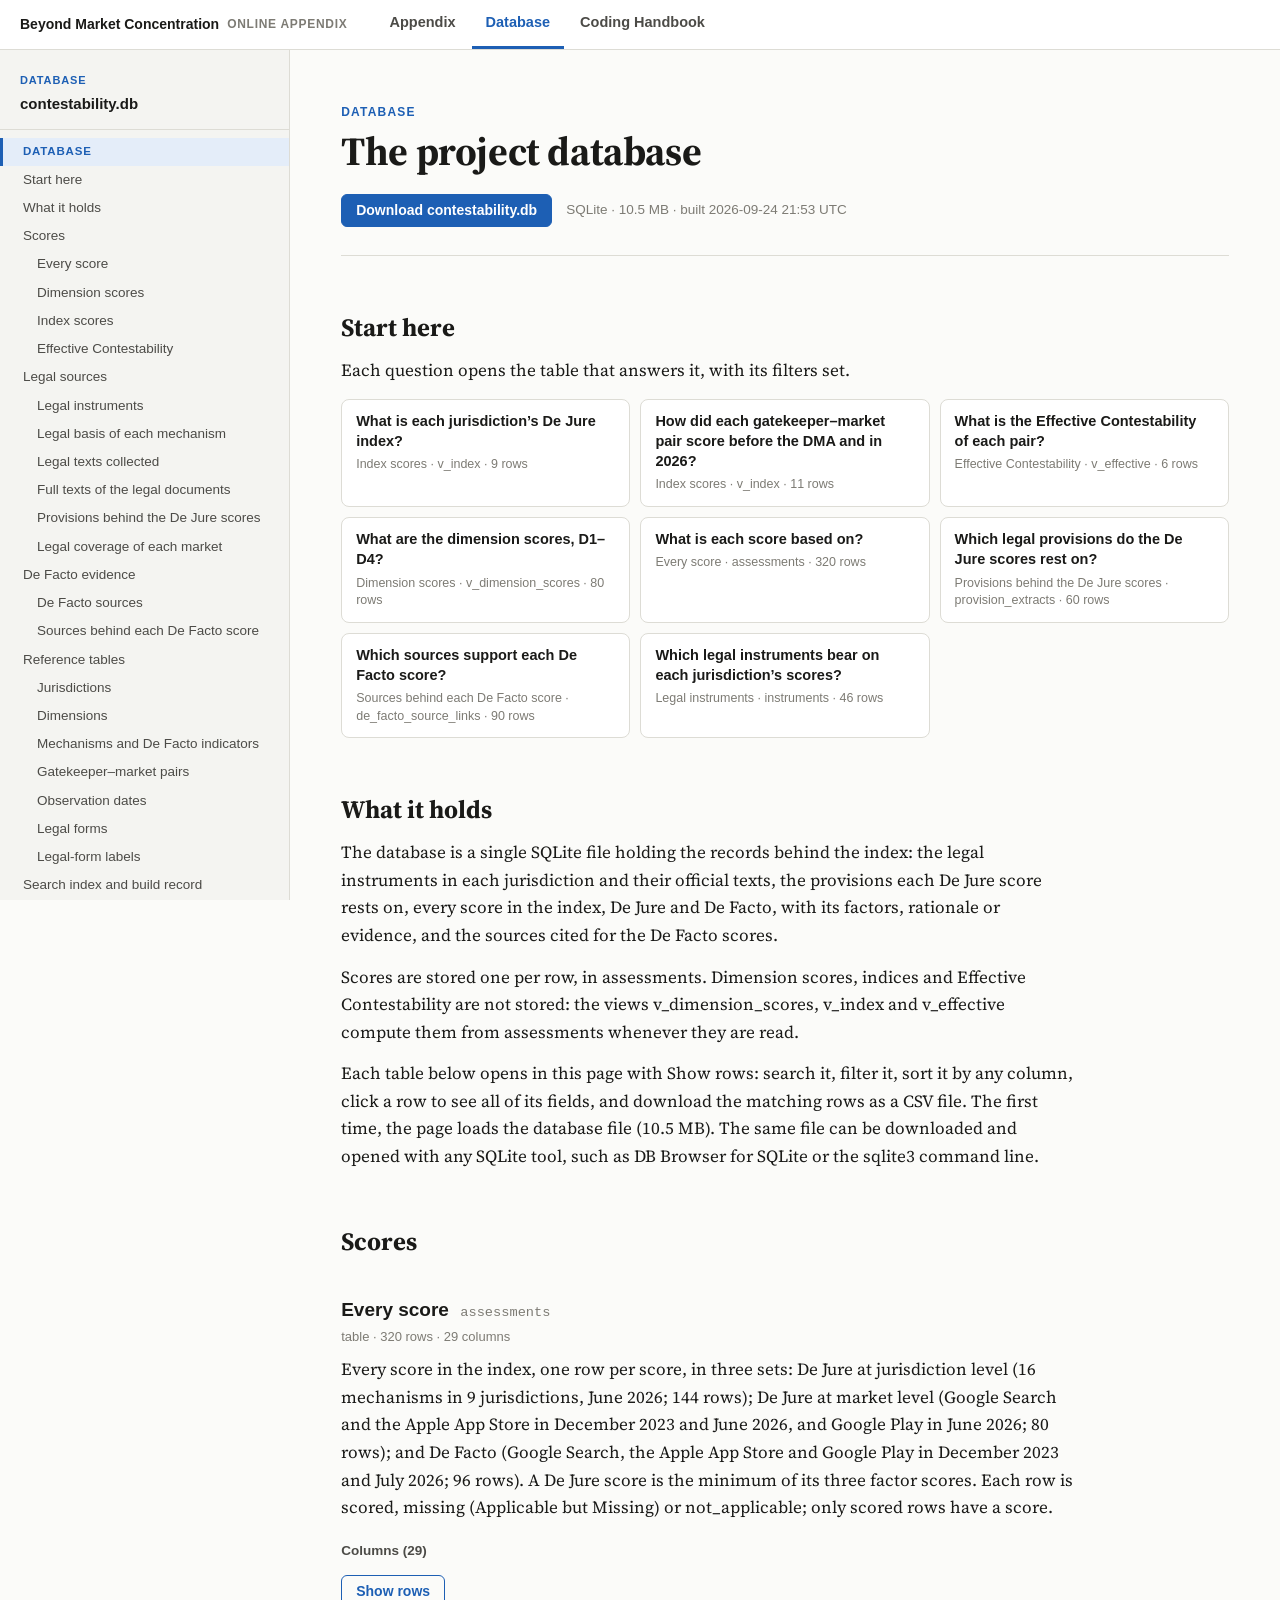
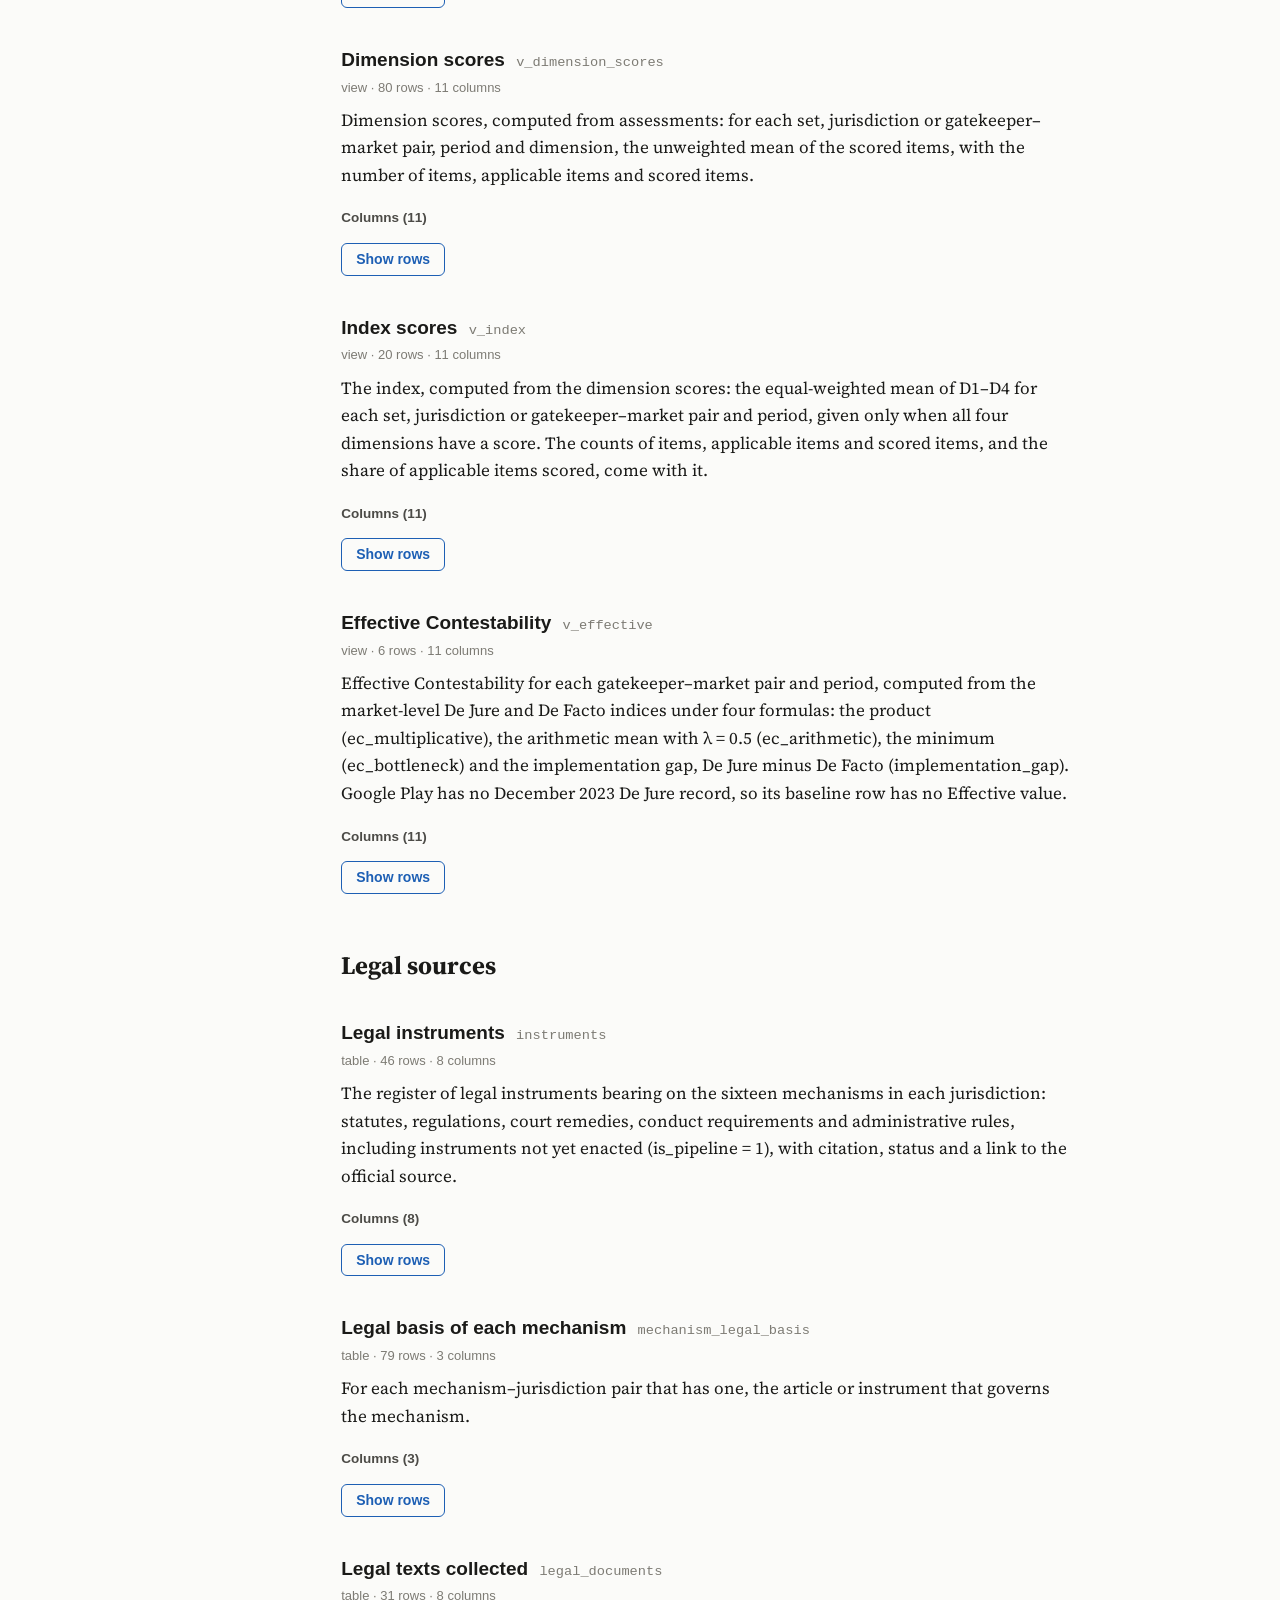
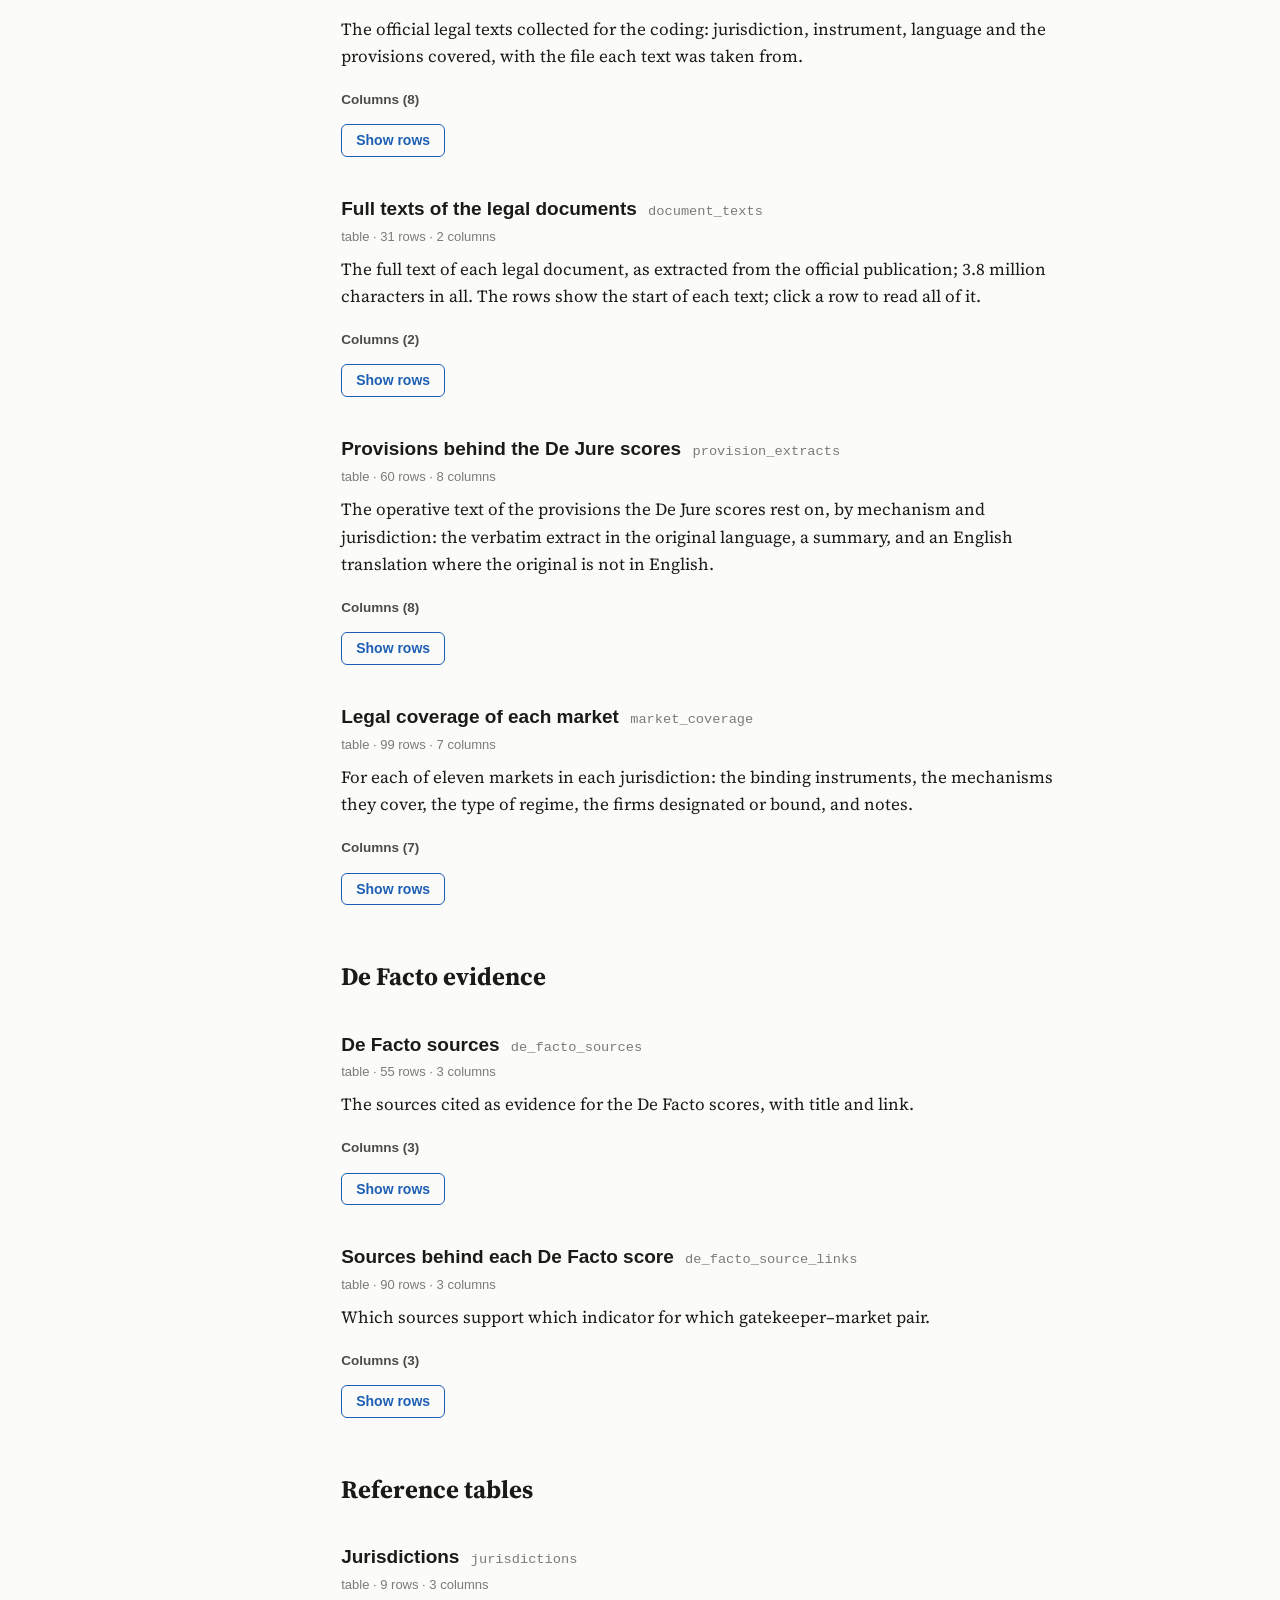
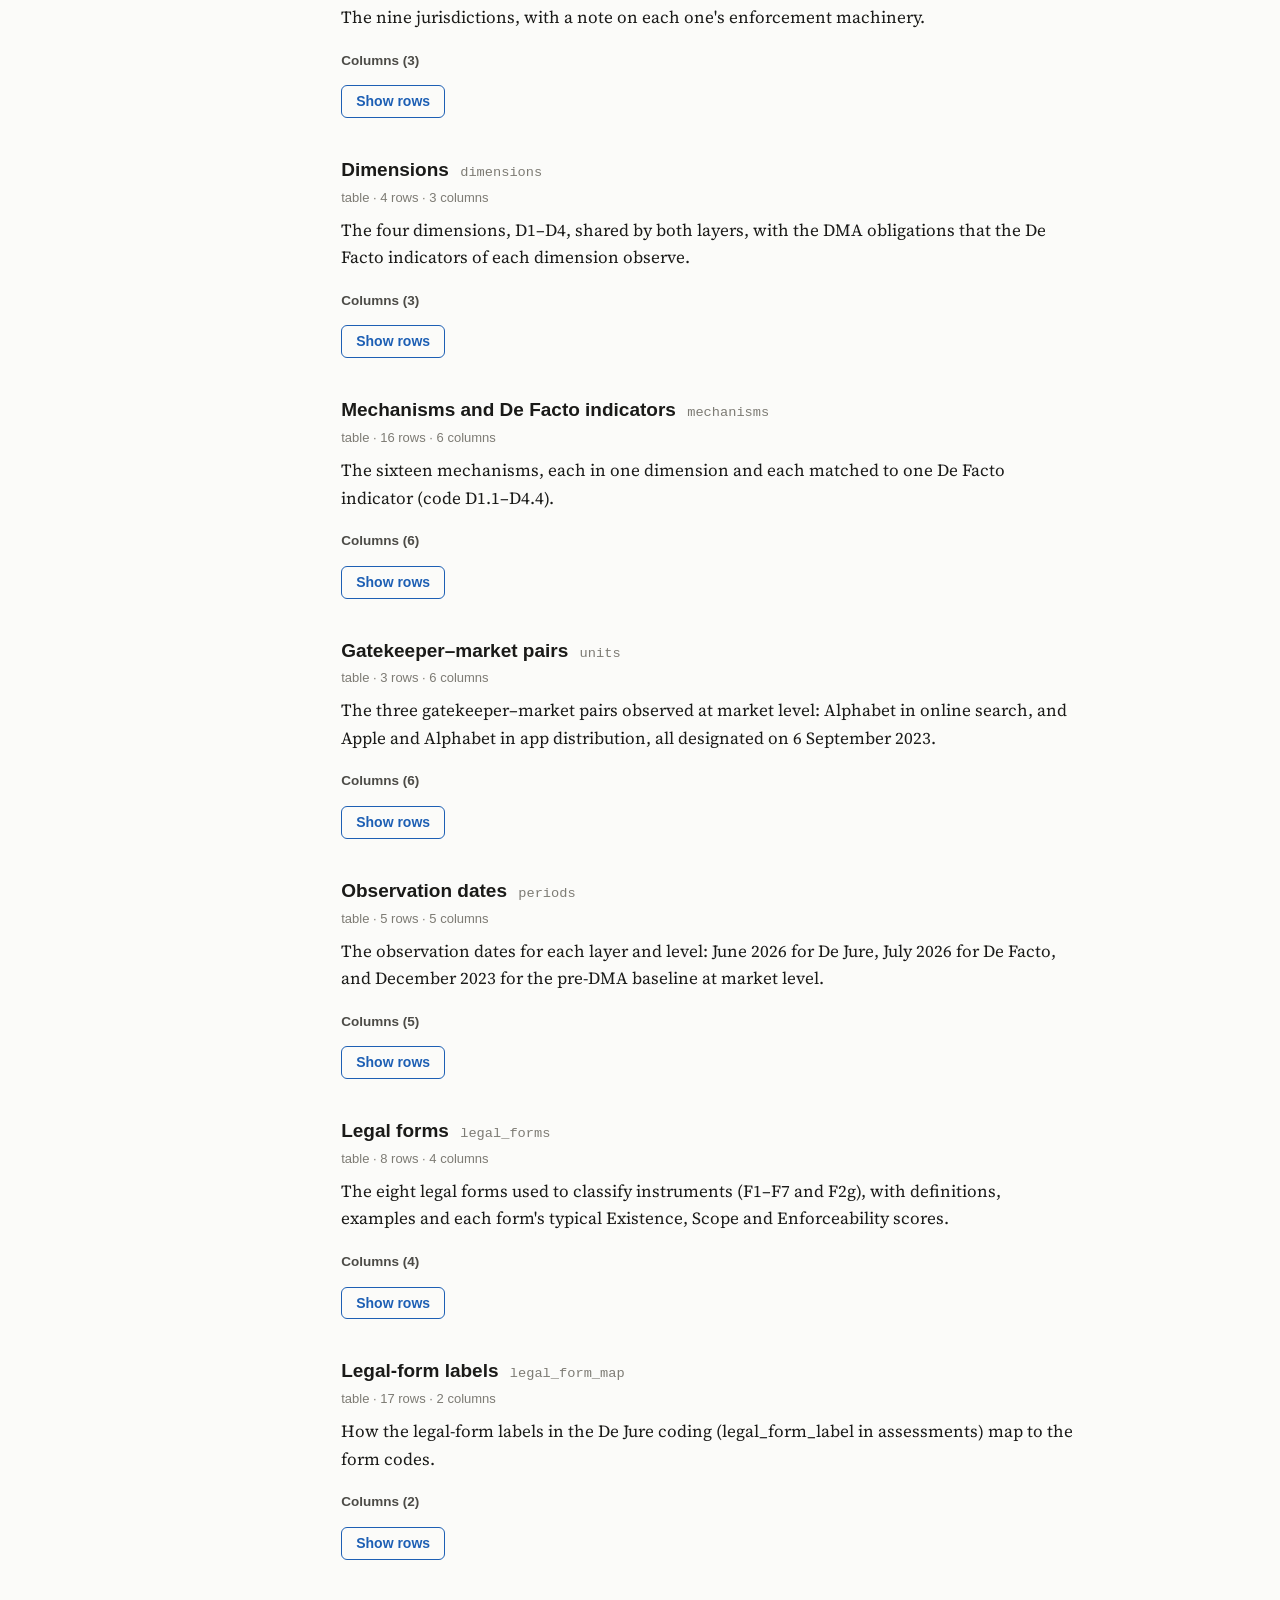
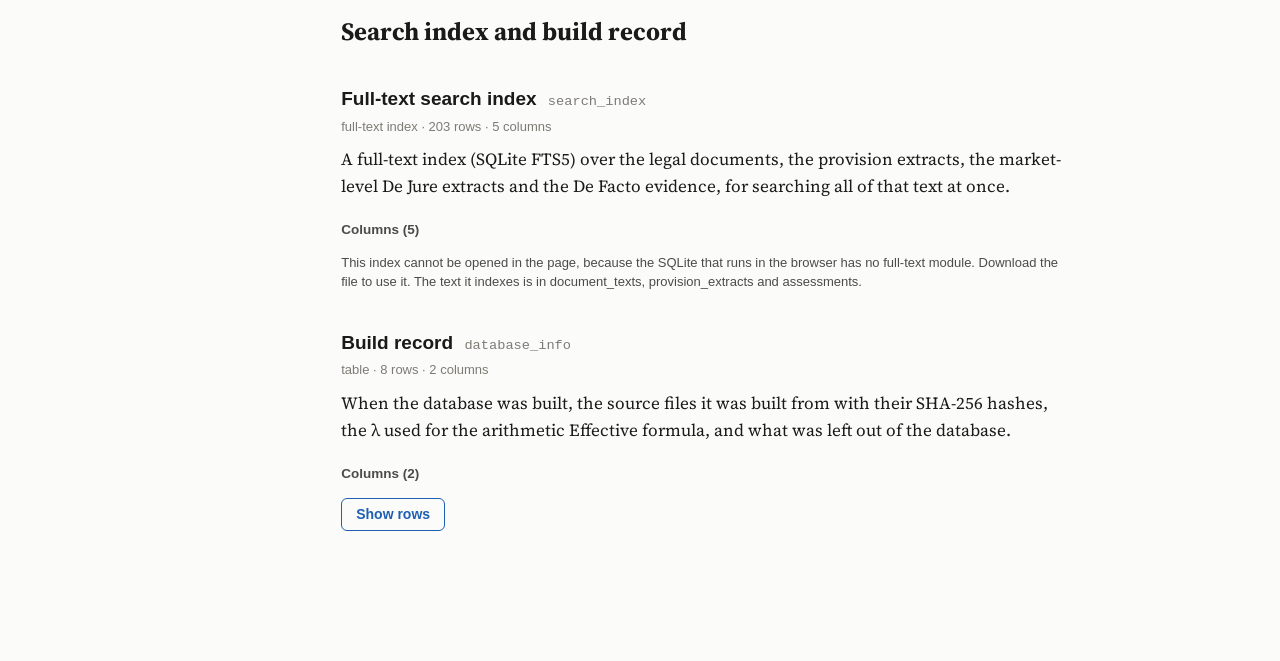
<file: database.html>
<!DOCTYPE html>
<html lang="en">
<head>
<meta charset="utf-8">
<meta name="viewport" content="width=device-width, initial-scale=1">
<title>Database · Online Appendix</title>
<meta name="description" content="The project database behind the Contestability Index: what each table holds, the rows of every table, and the file to download.">
<!-- Preview: keep search engines out until the paper is out. Remove this line at launch. -->
<meta name="robots" content="noindex, nofollow">
<link rel="icon" href="data:image/svg+xml,<svg xmlns='http://www.w3.org/2000/svg' viewBox='0 0 16 16'><rect width='16' height='16' rx='3' fill='%231d5fb4'/><rect x='4' y='4' width='8' height='1.6' fill='%23fff'/><rect x='4' y='7.2' width='8' height='1.6' fill='%23fff'/><rect x='4' y='10.4' width='5' height='1.6' fill='%23fff'/></svg>">
<link rel="preconnect" href="https://fonts.googleapis.com">
<link rel="preconnect" href="https://fonts.gstatic.com" crossorigin>
<link rel="stylesheet" href="https://fonts.googleapis.com/css2?family=Source+Serif+4:ital,opsz,wght@0,8..60,400;0,8..60,600;0,8..60,700;1,8..60,400;1,8..60,600&amp;display=swap">
<link rel="stylesheet" href="assets/appendix.css?v=b29f1cba">
</head>
<body class="with-sitebar">
<a class="skip" href="#main">Skip to content</a>
<nav class="sitebar" aria-label="Online appendix">
  <a class="sitebar-brand" href="index.html">Beyond Market Concentration<span>Online Appendix</span></a>
  <div class="sitebar-tabs"><a href="index.html">Appendix</a><a href="database.html" aria-current="page">Database</a><a href="handbook.html">Coding Handbook</a></div>
</nav>
<header class="topbar">
  <button class="toc-toggle" type="button" aria-expanded="false" aria-controls="sidebar"><span class="burger" aria-hidden="true"></span>Contents</button>
  <span class="topbar-current" id="current-label" aria-live="off"></span>
</header>
<div class="layout">
  <aside class="sidebar" id="sidebar" aria-label="Contents">
    <div class="sidebar-scroll">
      <a class="sidebar-head" href="#top">
        <span class="sidebar-eyebrow">Database</span>
        <span class="sidebar-title">contestability.db</span>
      </a>
      <nav class="toc" aria-label="Table of contents">
<ol class="lvl-0"><li><a href="#top" class="part-link">Database</a><ol class="lvl-1"><li><a href="#db-start">Start here</a></li><li><a href="#db-overview">What it holds</a></li><li><a href="#db-scores">Scores</a><ol class="lvl-2"><li><a href="#t-assessments">Every score</a></li><li><a href="#t-v-dimension-scores">Dimension scores</a></li><li><a href="#t-v-index">Index scores</a></li><li><a href="#t-v-effective">Effective Contestability</a></li></ol></li><li><a href="#db-legal">Legal sources</a><ol class="lvl-2"><li><a href="#t-instruments">Legal instruments</a></li><li><a href="#t-mechanism-legal-basis">Legal basis of each mechanism</a></li><li><a href="#t-legal-documents">Legal texts collected</a></li><li><a href="#t-document-texts">Full texts of the legal documents</a></li><li><a href="#t-provision-extracts">Provisions behind the De Jure scores</a></li><li><a href="#t-market-coverage">Legal coverage of each market</a></li></ol></li><li><a href="#db-defacto">De Facto evidence</a><ol class="lvl-2"><li><a href="#t-de-facto-sources">De Facto sources</a></li><li><a href="#t-de-facto-source-links">Sources behind each De Facto score</a></li></ol></li><li><a href="#db-reference">Reference tables</a><ol class="lvl-2"><li><a href="#t-jurisdictions">Jurisdictions</a></li><li><a href="#t-dimensions">Dimensions</a></li><li><a href="#t-mechanisms">Mechanisms and De Facto indicators</a></li><li><a href="#t-units">Gatekeeper–market pairs</a></li><li><a href="#t-periods">Observation dates</a></li><li><a href="#t-legal-forms">Legal forms</a></li><li><a href="#t-legal-form-map">Legal-form labels</a></li></ol></li><li><a href="#db-other">Search index and build record</a><ol class="lvl-2"><li><a href="#t-search-index">Full-text search index</a></li><li><a href="#t-database-info">Build record</a></li></ol></li></ol></li></ol>
      </nav>
    </div>
  </aside>
  <div class="backdrop" hidden></div>
  <main id="main">
    <div class="content">
      <header class="doc-head" id="top">
        <p class="eyebrow">Database</p>
        <h1>The project database</h1>
        <p class="doc-actions"><a class="button" href="data/contestability.db?v=80d1714e" download="contestability.db">Download contestability.db</a><span>SQLite · 10.5 MB · built 2026-09-24 21:53 UTC</span></p>
      </header>
<h3 id="db-start">Start here</h3>
<p>Each question opens the table that answers it, with its filters set.</p>
<ul class="db-start"><li><a class="db-q" href="#t-v-index" data-table="v_index" data-filters="{&quot;layer&quot;: &quot;de_jure&quot;, &quot;level&quot;: &quot;jurisdiction&quot;}" data-order="index_score" data-desc="1">What is each jurisdiction’s De Jure index?<span>Index scores · v_index · 9 rows</span></a></li><li><a class="db-q" href="#t-v-index" data-table="v_index" data-filters="{&quot;level&quot;: &quot;market&quot;}">How did each gatekeeper–market pair score before the DMA and in 2026?<span>Index scores · v_index · 11 rows</span></a></li><li><a class="db-q" href="#t-v-effective" data-table="v_effective" data-filters="{}">What is the Effective Contestability of each pair?<span>Effective Contestability · v_effective · 6 rows</span></a></li><li><a class="db-q" href="#t-v-dimension-scores" data-table="v_dimension_scores" data-filters="{}">What are the dimension scores, D1–D4?<span>Dimension scores · v_dimension_scores · 80 rows</span></a></li><li><a class="db-q" href="#t-assessments" data-table="assessments" data-filters="{}">What is each score based on?<span>Every score · assessments · 320 rows</span></a></li><li><a class="db-q" href="#t-provision-extracts" data-table="provision_extracts" data-filters="{}">Which legal provisions do the De Jure scores rest on?<span>Provisions behind the De Jure scores · provision_extracts · 60 rows</span></a></li><li><a class="db-q" href="#t-de-facto-source-links" data-table="de_facto_source_links" data-filters="{}">Which sources support each De Facto score?<span>Sources behind each De Facto score · de_facto_source_links · 90 rows</span></a></li><li><a class="db-q" href="#t-instruments" data-table="instruments" data-filters="{}">Which legal instruments bear on each jurisdiction’s scores?<span>Legal instruments · instruments · 46 rows</span></a></li></ul>
<h3 id="db-overview">What it holds</h3>
<p>The database is a single SQLite file holding the records behind the index: the legal instruments in each jurisdiction and their official texts, the provisions each De Jure score rests on, every score in the index, De Jure and De Facto, with its factors, rationale or evidence, and the sources cited for the De Facto scores.</p>
<p>Scores are stored one per row, in assessments. Dimension scores, indices and Effective Contestability are not stored: the views v_dimension_scores, v_index and v_effective compute them from assessments whenever they are read.</p>
<p>Each table below opens in this page with Show rows: search it, filter it, sort it by any column, click a row to see all of its fields, and download the matching rows as a CSV file. The first time, the page loads the database file (10.5 MB). The same file can be downloaded and opened with any SQLite tool, such as DB Browser for SQLite or the sqlite3 command line.</p>
<h3 id="db-scores">Scores</h3>
<h4 id="t-assessments">Every score <code class="db-name">assessments</code></h4>
<p class="db-meta">table · 320 rows · 29 columns</p>
<p>Every score in the index, one row per score, in three sets: De Jure at jurisdiction level (16 mechanisms in 9 jurisdictions, June 2026; 144 rows); De Jure at market level (Google Search and the Apple App Store in December 2023 and June 2026, and Google Play in June 2026; 80 rows); and De Facto (Google Search, the Apple App Store and Google Play in December 2023 and July 2026; 96 rows). A De Jure score is the minimum of its three factor scores. Each row is scored, missing (Applicable but Missing) or not_applicable; only scored rows have a score.</p>
<details class="db-cols"><summary>Columns (29)</summary><div class="table-wrap"><table class="hb t-cols"><thead><tr><th scope="col">Column</th><th scope="col">Type</th><th scope="col">Key</th><th scope="col">Refers to</th><th scope="col">Note</th></tr></thead><tbody><tr><td><code>assessment_id</code></td><td>integer</td><td>key</td><td></td><td></td></tr><tr><td><code>layer</code></td><td>text</td><td></td><td></td><td>de_jure or de_facto</td></tr><tr><td><code>level</code></td><td>text</td><td></td><td></td><td>jurisdiction (De Jure only) or market</td></tr><tr><td><code>jurisdiction</code></td><td>text</td><td></td><td><a class="xref" href="#t-jurisdictions">jurisdictions</a>.code</td><td></td></tr><tr><td><code>unit_id</code></td><td>text</td><td></td><td><a class="xref" href="#t-units">units</a>.unit_id</td><td>gatekeeper–market pair; empty at jurisdiction level</td></tr><tr><td><code>period</code></td><td>text</td><td></td><td></td><td>baseline (December 2023) or current</td></tr><tr><td><code>observed</code></td><td>text</td><td></td><td></td><td>year and month observed (see periods)</td></tr><tr><td><code>mechanism_id</code></td><td>integer</td><td></td><td><a class="xref" href="#t-mechanisms">mechanisms</a>.mechanism_id</td><td>mechanism 1–16, which is also De Facto indicator D1.1–D4.4</td></tr><tr><td><code>status</code></td><td>text</td><td></td><td></td><td>scored, missing (Applicable but Missing) or not_applicable</td></tr><tr><td><code>score</code></td><td>real</td><td></td><td></td><td>0, 0.5 or 1, only when scored; De Jure: the minimum of existence, scope and enforceability</td></tr><tr><td><code>existence</code></td><td>real</td><td></td><td></td><td>De Jure factor score</td></tr><tr><td><code>scope</code></td><td>real</td><td></td><td></td><td>De Jure factor score</td></tr><tr><td><code>enforceability</code></td><td>real</td><td></td><td></td><td>De Jure factor score</td></tr><tr><td><code>legal_form</code></td><td>text</td><td></td><td><a class="xref" href="#t-legal-forms">legal_forms</a>.form_code</td><td>De Jure: form code F1–F7 or F2g</td></tr><tr><td><code>legal_form_label</code></td><td>text</td><td></td><td></td><td>De Jure, jurisdiction level: the legal-form label used in the coding</td></tr><tr><td><code>basis</code></td><td>text</td><td></td><td></td><td>De Jure: legal basis (full name) or governing provision</td></tr><tr><td><code>instrument_basis</code></td><td>text</td><td></td><td></td><td>De Jure, jurisdiction level: short citation</td></tr><tr><td><code>rationale</code></td><td>text</td><td></td><td></td><td>De Jure: scoring rationale; De Facto: evidence and scoring rationale</td></tr><tr><td><code>confidence</code></td><td>text</td><td></td><td></td><td>De Facto, scored rows: HIGH, MODERATE, LOW-MOD or LOW</td></tr><tr><td><code>market_scope</code></td><td>text</td><td></td><td></td><td>De Jure, jurisdiction level: target market or field</td></tr><tr><td><code>evidence_notes</code></td><td>text</td><td></td><td></td><td>De Jure, jurisdiction level: notes on the evidence</td></tr><tr><td><code>pipeline</code></td><td>text</td><td></td><td></td><td>De Jure, jurisdiction level: the pipeline instrument, where one is tracked</td></tr><tr><td><code>evidence_date</code></td><td>text</td><td></td><td></td><td>De Jure, jurisdiction level: date of the evidence</td></tr><tr><td><code>applicability</code></td><td>text</td><td></td><td></td><td>De Jure, market level: direct (governs the service itself) or adjacent</td></tr><tr><td><code>operative_locus</code></td><td>text</td><td></td><td></td><td>De Jure, market level: where the obligation operates</td></tr><tr><td><code>market_hook</code></td><td>text</td><td></td><td></td><td>De Jure, market level: what the obligation requires in this market</td></tr><tr><td><code>verbatim_extract</code></td><td>text</td><td></td><td></td><td>De Jure, market level: text of the governing provision</td></tr><tr><td><code>source_file</code></td><td>text</td><td></td><td></td><td>De Jure, market level: text file the extract was taken from</td></tr><tr><td><code>record_note</code></td><td>text</td><td></td><td></td><td>how the record was obtained, where that is not self-evident</td></tr></tbody></table></div></details>
<div class="db-browse" data-table="assessments"><button class="button secondary db-show" type="button">Show rows</button></div>
<h4 id="t-v-dimension-scores">Dimension scores <code class="db-name">v_dimension_scores</code></h4>
<p class="db-meta">view · 80 rows · 11 columns</p>
<p>Dimension scores, computed from assessments: for each set, jurisdiction or gatekeeper–market pair, period and dimension, the unweighted mean of the scored items, with the number of items, applicable items and scored items.</p>
<details class="db-cols"><summary>Columns (11)</summary><div class="table-wrap"><table class="hb t-cols"><thead><tr><th scope="col">Column</th><th scope="col">Type</th><th scope="col">Key</th><th scope="col">Refers to</th><th scope="col">Note</th></tr></thead><tbody><tr><td><code>layer</code></td><td>text</td><td></td><td></td><td></td></tr><tr><td><code>level</code></td><td>text</td><td></td><td></td><td></td></tr><tr><td><code>jurisdiction</code></td><td>text</td><td></td><td></td><td></td></tr><tr><td><code>unit_id</code></td><td>text</td><td></td><td></td><td></td></tr><tr><td><code>period</code></td><td>text</td><td></td><td></td><td></td></tr><tr><td><code>observed</code></td><td>text</td><td></td><td></td><td></td></tr><tr><td><code>dim_id</code></td><td>text</td><td></td><td></td><td></td></tr><tr><td><code>n_items</code></td><td>—</td><td></td><td></td><td>items in the dimension</td></tr><tr><td><code>n_applicable</code></td><td>—</td><td></td><td></td><td>items that apply</td></tr><tr><td><code>n_scored</code></td><td>—</td><td></td><td></td><td>items with a score</td></tr><tr><td><code>score</code></td><td>—</td><td></td><td></td><td>mean of the scored items</td></tr></tbody></table></div></details>
<div class="db-browse" data-table="v_dimension_scores"><button class="button secondary db-show" type="button">Show rows</button></div>
<h4 id="t-v-index">Index scores <code class="db-name">v_index</code></h4>
<p class="db-meta">view · 20 rows · 11 columns</p>
<p>The index, computed from the dimension scores: the equal-weighted mean of D1–D4 for each set, jurisdiction or gatekeeper–market pair and period, given only when all four dimensions have a score. The counts of items, applicable items and scored items, and the share of applicable items scored, come with it.</p>
<details class="db-cols"><summary>Columns (11)</summary><div class="table-wrap"><table class="hb t-cols"><thead><tr><th scope="col">Column</th><th scope="col">Type</th><th scope="col">Key</th><th scope="col">Refers to</th><th scope="col">Note</th></tr></thead><tbody><tr><td><code>layer</code></td><td>text</td><td></td><td></td><td></td></tr><tr><td><code>level</code></td><td>text</td><td></td><td></td><td></td></tr><tr><td><code>jurisdiction</code></td><td>text</td><td></td><td></td><td></td></tr><tr><td><code>unit_id</code></td><td>text</td><td></td><td></td><td></td></tr><tr><td><code>period</code></td><td>text</td><td></td><td></td><td></td></tr><tr><td><code>observed</code></td><td>text</td><td></td><td></td><td></td></tr><tr><td><code>index_score</code></td><td>—</td><td></td><td></td><td>mean of the four dimension scores</td></tr><tr><td><code>n_items</code></td><td>—</td><td></td><td></td><td></td></tr><tr><td><code>n_applicable</code></td><td>—</td><td></td><td></td><td></td></tr><tr><td><code>n_scored</code></td><td>—</td><td></td><td></td><td></td></tr><tr><td><code>share_scored</code></td><td>—</td><td></td><td></td><td>n_scored ÷ n_applicable</td></tr></tbody></table></div></details>
<div class="db-browse" data-table="v_index"><button class="button secondary db-show" type="button">Show rows</button></div>
<h4 id="t-v-effective">Effective Contestability <code class="db-name">v_effective</code></h4>
<p class="db-meta">view · 6 rows · 11 columns</p>
<p>Effective Contestability for each gatekeeper–market pair and period, computed from the market-level De Jure and De Facto indices under four formulas: the product (ec_multiplicative), the arithmetic mean with λ = 0.5 (ec_arithmetic), the minimum (ec_bottleneck) and the implementation gap, De Jure minus De Facto (implementation_gap). Google Play has no December 2023 De Jure record, so its baseline row has no Effective value.</p>
<details class="db-cols"><summary>Columns (11)</summary><div class="table-wrap"><table class="hb t-cols"><thead><tr><th scope="col">Column</th><th scope="col">Type</th><th scope="col">Key</th><th scope="col">Refers to</th><th scope="col">Note</th></tr></thead><tbody><tr><td><code>jurisdiction</code></td><td>text</td><td></td><td></td><td></td></tr><tr><td><code>unit_id</code></td><td>text</td><td></td><td></td><td></td></tr><tr><td><code>period</code></td><td>text</td><td></td><td></td><td></td></tr><tr><td><code>de_jure_observed</code></td><td>text</td><td></td><td></td><td></td></tr><tr><td><code>de_facto_observed</code></td><td>text</td><td></td><td></td><td></td></tr><tr><td><code>de_jure</code></td><td>—</td><td></td><td></td><td>market-level De Jure index</td></tr><tr><td><code>de_facto</code></td><td>—</td><td></td><td></td><td>De Facto index</td></tr><tr><td><code>ec_multiplicative</code></td><td>—</td><td></td><td></td><td>De Jure × De Facto</td></tr><tr><td><code>ec_arithmetic</code></td><td>—</td><td></td><td></td><td>0.5 × De Jure + 0.5 × De Facto</td></tr><tr><td><code>ec_bottleneck</code></td><td>—</td><td></td><td></td><td>the smaller of the two</td></tr><tr><td><code>implementation_gap</code></td><td>—</td><td></td><td></td><td>De Jure − De Facto</td></tr></tbody></table></div></details>
<div class="db-browse" data-table="v_effective"><button class="button secondary db-show" type="button">Show rows</button></div>
<h3 id="db-legal">Legal sources</h3>
<h4 id="t-instruments">Legal instruments <code class="db-name">instruments</code></h4>
<p class="db-meta">table · 46 rows · 8 columns</p>
<p>The register of legal instruments bearing on the sixteen mechanisms in each jurisdiction: statutes, regulations, court remedies, conduct requirements and administrative rules, including instruments not yet enacted (is_pipeline = 1), with citation, status and a link to the official source.</p>
<details class="db-cols"><summary>Columns (8)</summary><div class="table-wrap"><table class="hb t-cols"><thead><tr><th scope="col">Column</th><th scope="col">Type</th><th scope="col">Key</th><th scope="col">Refers to</th><th scope="col">Note</th></tr></thead><tbody><tr><td><code>instrument_id</code></td><td>integer</td><td>key</td><td></td><td></td></tr><tr><td><code>jurisdiction</code></td><td>text</td><td></td><td><a class="xref" href="#t-jurisdictions">jurisdictions</a>.code</td><td></td></tr><tr><td><code>name</code></td><td>text</td><td></td><td></td><td></td></tr><tr><td><code>citation</code></td><td>text</td><td></td><td></td><td></td></tr><tr><td><code>status</code></td><td>text</td><td></td><td></td><td>status as recorded, with dates</td></tr><tr><td><code>official_source_label</code></td><td>text</td><td></td><td></td><td></td></tr><tr><td><code>official_source_url</code></td><td>text</td><td></td><td></td><td>link to the official text</td></tr><tr><td><code>is_pipeline</code></td><td>integer</td><td></td><td></td><td>1 = tracked but not enacted</td></tr></tbody></table></div></details>
<div class="db-browse" data-table="instruments"><button class="button secondary db-show" type="button">Show rows</button></div>
<h4 id="t-mechanism-legal-basis">Legal basis of each mechanism <code class="db-name">mechanism_legal_basis</code></h4>
<p class="db-meta">table · 79 rows · 3 columns</p>
<p>For each mechanism–jurisdiction pair that has one, the article or instrument that governs the mechanism.</p>
<details class="db-cols"><summary>Columns (3)</summary><div class="table-wrap"><table class="hb t-cols"><thead><tr><th scope="col">Column</th><th scope="col">Type</th><th scope="col">Key</th><th scope="col">Refers to</th><th scope="col">Note</th></tr></thead><tbody><tr><td><code>mechanism_id</code></td><td>integer</td><td>key</td><td><a class="xref" href="#t-mechanisms">mechanisms</a>.mechanism_id</td><td></td></tr><tr><td><code>jurisdiction</code></td><td>text</td><td>key</td><td><a class="xref" href="#t-jurisdictions">jurisdictions</a>.code</td><td></td></tr><tr><td><code>article_basis</code></td><td>text</td><td></td><td></td><td>article or instrument that governs the mechanism</td></tr></tbody></table></div></details>
<div class="db-browse" data-table="mechanism_legal_basis"><button class="button secondary db-show" type="button">Show rows</button></div>
<h4 id="t-legal-documents">Legal texts collected <code class="db-name">legal_documents</code></h4>
<p class="db-meta">table · 31 rows · 8 columns</p>
<p>The official legal texts collected for the coding: jurisdiction, instrument, language and the provisions covered, with the file each text was taken from.</p>
<details class="db-cols"><summary>Columns (8)</summary><div class="table-wrap"><table class="hb t-cols"><thead><tr><th scope="col">Column</th><th scope="col">Type</th><th scope="col">Key</th><th scope="col">Refers to</th><th scope="col">Note</th></tr></thead><tbody><tr><td><code>doc_id</code></td><td>integer</td><td>key</td><td></td><td></td></tr><tr><td><code>jurisdiction</code></td><td>text</td><td></td><td><a class="xref" href="#t-jurisdictions">jurisdictions</a>.code</td><td></td></tr><tr><td><code>file_stem</code></td><td>text</td><td></td><td></td><td>file name without extension</td></tr><tr><td><code>instrument_name</code></td><td>text</td><td></td><td></td><td></td></tr><tr><td><code>language</code></td><td>text</td><td></td><td></td><td>language of the text</td></tr><tr><td><code>provisions_note</code></td><td>text</td><td></td><td></td><td>provisions covered</td></tr><tr><td><code>original_path</code></td><td>text</td><td></td><td></td><td>original file in the project's collection of legal texts</td></tr><tr><td><code>txt_path</code></td><td>text</td><td></td><td></td><td>extracted text file</td></tr></tbody></table></div></details>
<div class="db-browse" data-table="legal_documents"><button class="button secondary db-show" type="button">Show rows</button></div>
<h4 id="t-document-texts">Full texts of the legal documents <code class="db-name">document_texts</code></h4>
<p class="db-meta">table · 31 rows · 2 columns</p>
<p>The full text of each legal document, as extracted from the official publication; 3.8 million characters in all. The rows show the start of each text; click a row to read all of it.</p>
<details class="db-cols"><summary>Columns (2)</summary><div class="table-wrap"><table class="hb t-cols"><thead><tr><th scope="col">Column</th><th scope="col">Type</th><th scope="col">Key</th><th scope="col">Refers to</th><th scope="col">Note</th></tr></thead><tbody><tr><td><code>doc_id</code></td><td>integer</td><td>key</td><td><a class="xref" href="#t-legal-documents">legal_documents</a>.doc_id</td><td></td></tr><tr><td><code>content</code></td><td>text</td><td></td><td></td><td>full text</td></tr></tbody></table></div></details>
<div class="db-browse" data-table="document_texts"><button class="button secondary db-show" type="button">Show rows</button></div>
<h4 id="t-provision-extracts">Provisions behind the De Jure scores <code class="db-name">provision_extracts</code></h4>
<p class="db-meta">table · 60 rows · 8 columns</p>
<p>The operative text of the provisions the De Jure scores rest on, by mechanism and jurisdiction: the verbatim extract in the original language, a summary, and an English translation where the original is not in English.</p>
<details class="db-cols"><summary>Columns (8)</summary><div class="table-wrap"><table class="hb t-cols"><thead><tr><th scope="col">Column</th><th scope="col">Type</th><th scope="col">Key</th><th scope="col">Refers to</th><th scope="col">Note</th></tr></thead><tbody><tr><td><code>extract_id</code></td><td>integer</td><td>key</td><td></td><td></td></tr><tr><td><code>mechanism_id</code></td><td>integer</td><td></td><td><a class="xref" href="#t-mechanisms">mechanisms</a>.mechanism_id</td><td></td></tr><tr><td><code>jurisdiction</code></td><td>text</td><td></td><td><a class="xref" href="#t-jurisdictions">jurisdictions</a>.code</td><td></td></tr><tr><td><code>instrument_label</code></td><td>text</td><td></td><td></td><td>short citation, e.g. DMA Art. 6(3)</td></tr><tr><td><code>summary</code></td><td>text</td><td></td><td></td><td></td></tr><tr><td><code>source_txt_path</code></td><td>text</td><td></td><td></td><td>text file the extract comes from (see legal_documents)</td></tr><tr><td><code>extract_text</code></td><td>text</td><td></td><td></td><td>verbatim text, original language</td></tr><tr><td><code>english_translation</code></td><td>text</td><td></td><td></td><td>where the original is not in English</td></tr></tbody></table></div></details>
<div class="db-browse" data-table="provision_extracts"><button class="button secondary db-show" type="button">Show rows</button></div>
<h4 id="t-market-coverage">Legal coverage of each market <code class="db-name">market_coverage</code></h4>
<p class="db-meta">table · 99 rows · 7 columns</p>
<p>For each of eleven markets in each jurisdiction: the binding instruments, the mechanisms they cover, the type of regime, the firms designated or bound, and notes.</p>
<details class="db-cols"><summary>Columns (7)</summary><div class="table-wrap"><table class="hb t-cols"><thead><tr><th scope="col">Column</th><th scope="col">Type</th><th scope="col">Key</th><th scope="col">Refers to</th><th scope="col">Note</th></tr></thead><tbody><tr><td><code>market</code></td><td>text</td><td>key</td><td></td><td></td></tr><tr><td><code>jurisdiction</code></td><td>text</td><td>key</td><td><a class="xref" href="#t-jurisdictions">jurisdictions</a>.code</td><td></td></tr><tr><td><code>binding_instruments</code></td><td>text</td><td></td><td></td><td></td></tr><tr><td><code>covered_provisions</code></td><td>text</td><td></td><td></td><td>numbers of the mechanisms covered in that market</td></tr><tr><td><code>regime_type</code></td><td>text</td><td></td><td></td><td>type of regime</td></tr><tr><td><code>designated_or_bound_firms</code></td><td>text</td><td></td><td></td><td></td></tr><tr><td><code>notes</code></td><td>text</td><td></td><td></td><td></td></tr></tbody></table></div></details>
<div class="db-browse" data-table="market_coverage"><button class="button secondary db-show" type="button">Show rows</button></div>
<h3 id="db-defacto">De Facto evidence</h3>
<h4 id="t-de-facto-sources">De Facto sources <code class="db-name">de_facto_sources</code></h4>
<p class="db-meta">table · 55 rows · 3 columns</p>
<p>The sources cited as evidence for the De Facto scores, with title and link.</p>
<details class="db-cols"><summary>Columns (3)</summary><div class="table-wrap"><table class="hb t-cols"><thead><tr><th scope="col">Column</th><th scope="col">Type</th><th scope="col">Key</th><th scope="col">Refers to</th><th scope="col">Note</th></tr></thead><tbody><tr><td><code>source_id</code></td><td>integer</td><td>key</td><td></td><td></td></tr><tr><td><code>title</code></td><td>text</td><td></td><td></td><td></td></tr><tr><td><code>url</code></td><td>text</td><td></td><td></td><td></td></tr></tbody></table></div></details>
<div class="db-browse" data-table="de_facto_sources"><button class="button secondary db-show" type="button">Show rows</button></div>
<h4 id="t-de-facto-source-links">Sources behind each De Facto score <code class="db-name">de_facto_source_links</code></h4>
<p class="db-meta">table · 90 rows · 3 columns</p>
<p>Which sources support which indicator for which gatekeeper–market pair.</p>
<details class="db-cols"><summary>Columns (3)</summary><div class="table-wrap"><table class="hb t-cols"><thead><tr><th scope="col">Column</th><th scope="col">Type</th><th scope="col">Key</th><th scope="col">Refers to</th><th scope="col">Note</th></tr></thead><tbody><tr><td><code>unit_id</code></td><td>text</td><td></td><td><a class="xref" href="#t-units">units</a>.unit_id</td><td></td></tr><tr><td><code>mechanism_id</code></td><td>integer</td><td></td><td><a class="xref" href="#t-mechanisms">mechanisms</a>.mechanism_id</td><td>empty: cited for the whole observation</td></tr><tr><td><code>source_id</code></td><td>integer</td><td></td><td><a class="xref" href="#t-de-facto-sources">de_facto_sources</a>.source_id</td><td></td></tr></tbody></table></div></details>
<div class="db-browse" data-table="de_facto_source_links"><button class="button secondary db-show" type="button">Show rows</button></div>
<h3 id="db-reference">Reference tables</h3>
<h4 id="t-jurisdictions">Jurisdictions <code class="db-name">jurisdictions</code></h4>
<p class="db-meta">table · 9 rows · 3 columns</p>
<p>The nine jurisdictions, with a note on each one's enforcement machinery.</p>
<details class="db-cols"><summary>Columns (3)</summary><div class="table-wrap"><table class="hb t-cols"><thead><tr><th scope="col">Column</th><th scope="col">Type</th><th scope="col">Key</th><th scope="col">Refers to</th><th scope="col">Note</th></tr></thead><tbody><tr><td><code>code</code></td><td>text</td><td>key</td><td></td><td></td></tr><tr><td><code>name</code></td><td>text</td><td></td><td></td><td></td></tr><tr><td><code>enforcement_note</code></td><td>text</td><td></td><td></td><td></td></tr></tbody></table></div></details>
<div class="db-browse" data-table="jurisdictions"><button class="button secondary db-show" type="button">Show rows</button></div>
<h4 id="t-dimensions">Dimensions <code class="db-name">dimensions</code></h4>
<p class="db-meta">table · 4 rows · 3 columns</p>
<p>The four dimensions, D1–D4, shared by both layers, with the DMA obligations that the De Facto indicators of each dimension observe.</p>
<details class="db-cols"><summary>Columns (3)</summary><div class="table-wrap"><table class="hb t-cols"><thead><tr><th scope="col">Column</th><th scope="col">Type</th><th scope="col">Key</th><th scope="col">Refers to</th><th scope="col">Note</th></tr></thead><tbody><tr><td><code>dim_id</code></td><td>text</td><td>key</td><td></td><td></td></tr><tr><td><code>name</code></td><td>text</td><td></td><td></td><td></td></tr><tr><td><code>dma_obligations</code></td><td>text</td><td></td><td></td><td>DMA obligations the De Facto indicators of the dimension observe</td></tr></tbody></table></div></details>
<div class="db-browse" data-table="dimensions"><button class="button secondary db-show" type="button">Show rows</button></div>
<h4 id="t-mechanisms">Mechanisms and De Facto indicators <code class="db-name">mechanisms</code></h4>
<p class="db-meta">table · 16 rows · 6 columns</p>
<p>The sixteen mechanisms, each in one dimension and each matched to one De Facto indicator (code D1.1–D4.4).</p>
<details class="db-cols"><summary>Columns (6)</summary><div class="table-wrap"><table class="hb t-cols"><thead><tr><th scope="col">Column</th><th scope="col">Type</th><th scope="col">Key</th><th scope="col">Refers to</th><th scope="col">Note</th></tr></thead><tbody><tr><td><code>mechanism_id</code></td><td>integer</td><td>key</td><td></td><td></td></tr><tr><td><code>name</code></td><td>text</td><td></td><td></td><td></td></tr><tr><td><code>description</code></td><td>text</td><td></td><td></td><td>the contestability channel</td></tr><tr><td><code>dim_id</code></td><td>text</td><td></td><td><a class="xref" href="#t-dimensions">dimensions</a>.dim_id</td><td></td></tr><tr><td><code>code</code></td><td>text</td><td></td><td></td><td>De Facto indicator code</td></tr><tr><td><code>indicator</code></td><td>text</td><td></td><td></td><td>De Facto indicator</td></tr></tbody></table></div></details>
<div class="db-browse" data-table="mechanisms"><button class="button secondary db-show" type="button">Show rows</button></div>
<h4 id="t-units">Gatekeeper–market pairs <code class="db-name">units</code></h4>
<p class="db-meta">table · 3 rows · 6 columns</p>
<p>The three gatekeeper–market pairs observed at market level: Alphabet in online search, and Apple and Alphabet in app distribution, all designated on 6 September 2023.</p>
<details class="db-cols"><summary>Columns (6)</summary><div class="table-wrap"><table class="hb t-cols"><thead><tr><th scope="col">Column</th><th scope="col">Type</th><th scope="col">Key</th><th scope="col">Refers to</th><th scope="col">Note</th></tr></thead><tbody><tr><td><code>unit_id</code></td><td>text</td><td>key</td><td></td><td></td></tr><tr><td><code>gatekeeper</code></td><td>text</td><td></td><td></td><td></td></tr><tr><td><code>service</code></td><td>text</td><td></td><td></td><td></td></tr><tr><td><code>market</code></td><td>text</td><td></td><td></td><td></td></tr><tr><td><code>jurisdiction</code></td><td>text</td><td></td><td><a class="xref" href="#t-jurisdictions">jurisdictions</a>.code</td><td></td></tr><tr><td><code>designation_date</code></td><td>text</td><td></td><td></td><td>date of the DMA designation</td></tr></tbody></table></div></details>
<div class="db-browse" data-table="units"><button class="button secondary db-show" type="button">Show rows</button></div>
<h4 id="t-periods">Observation dates <code class="db-name">periods</code></h4>
<p class="db-meta">table · 5 rows · 5 columns</p>
<p>The observation dates for each layer and level: June 2026 for De Jure, July 2026 for De Facto, and December 2023 for the pre-DMA baseline at market level.</p>
<details class="db-cols"><summary>Columns (5)</summary><div class="table-wrap"><table class="hb t-cols"><thead><tr><th scope="col">Column</th><th scope="col">Type</th><th scope="col">Key</th><th scope="col">Refers to</th><th scope="col">Note</th></tr></thead><tbody><tr><td><code>layer</code></td><td>text</td><td>key</td><td></td><td></td></tr><tr><td><code>level</code></td><td>text</td><td>key</td><td></td><td></td></tr><tr><td><code>period</code></td><td>text</td><td>key</td><td></td><td></td></tr><tr><td><code>observed</code></td><td>text</td><td></td><td></td><td>year and month observed</td></tr><tr><td><code>description</code></td><td>text</td><td></td><td></td><td></td></tr></tbody></table></div></details>
<div class="db-browse" data-table="periods"><button class="button secondary db-show" type="button">Show rows</button></div>
<h4 id="t-legal-forms">Legal forms <code class="db-name">legal_forms</code></h4>
<p class="db-meta">table · 8 rows · 4 columns</p>
<p>The eight legal forms used to classify instruments (F1–F7 and F2g), with definitions, examples and each form's typical Existence, Scope and Enforceability scores.</p>
<details class="db-cols"><summary>Columns (4)</summary><div class="table-wrap"><table class="hb t-cols"><thead><tr><th scope="col">Column</th><th scope="col">Type</th><th scope="col">Key</th><th scope="col">Refers to</th><th scope="col">Note</th></tr></thead><tbody><tr><td><code>form_code</code></td><td>text</td><td>key</td><td></td><td></td></tr><tr><td><code>name</code></td><td>text</td><td></td><td></td><td></td></tr><tr><td><code>definition_examples</code></td><td>text</td><td></td><td></td><td>definition and examples</td></tr><tr><td><code>typical_signature</code></td><td>text</td><td></td><td></td><td>typical (E, S, Enf) scores</td></tr></tbody></table></div></details>
<div class="db-browse" data-table="legal_forms"><button class="button secondary db-show" type="button">Show rows</button></div>
<h4 id="t-legal-form-map">Legal-form labels <code class="db-name">legal_form_map</code></h4>
<p class="db-meta">table · 17 rows · 2 columns</p>
<p>How the legal-form labels in the De Jure coding (legal_form_label in assessments) map to the form codes.</p>
<details class="db-cols"><summary>Columns (2)</summary><div class="table-wrap"><table class="hb t-cols"><thead><tr><th scope="col">Column</th><th scope="col">Type</th><th scope="col">Key</th><th scope="col">Refers to</th><th scope="col">Note</th></tr></thead><tbody><tr><td><code>label</code></td><td>text</td><td>key</td><td></td><td></td></tr><tr><td><code>form_code</code></td><td>text</td><td></td><td><a class="xref" href="#t-legal-forms">legal_forms</a>.form_code</td><td></td></tr></tbody></table></div></details>
<div class="db-browse" data-table="legal_form_map"><button class="button secondary db-show" type="button">Show rows</button></div>
<h3 id="db-other">Search index and build record</h3>
<h4 id="t-search-index">Full-text search index <code class="db-name">search_index</code></h4>
<p class="db-meta">full-text index · 203 rows · 5 columns</p>
<p>A full-text index (SQLite FTS5) over the legal documents, the provision extracts, the market-level De Jure extracts and the De Facto evidence, for searching all of that text at once.</p>
<details class="db-cols"><summary>Columns (5)</summary><div class="table-wrap"><table class="hb t-cols"><thead><tr><th scope="col">Column</th><th scope="col">Type</th><th scope="col">Key</th><th scope="col">Refers to</th><th scope="col">Note</th></tr></thead><tbody><tr><td><code>kind</code></td><td>—</td><td></td><td></td><td>legal_document, provision_extract, market_provision_extract or de_facto_evidence</td></tr><tr><td><code>ref</code></td><td>—</td><td></td><td></td><td>the row or file the text comes from</td></tr><tr><td><code>jurisdiction</code></td><td>—</td><td></td><td></td><td></td></tr><tr><td><code>title</code></td><td>—</td><td></td><td></td><td></td></tr><tr><td><code>content</code></td><td>—</td><td></td><td></td><td></td></tr></tbody></table></div></details>
<p class="db-status">This index cannot be opened in the page, because the SQLite that runs in the browser has no full-text module. Download the file to use it. The text it indexes is in document_texts, provision_extracts and assessments.</p>
<h4 id="t-database-info">Build record <code class="db-name">database_info</code></h4>
<p class="db-meta">table · 8 rows · 2 columns</p>
<p>When the database was built, the source files it was built from with their SHA-256 hashes, the λ used for the arithmetic Effective formula, and what was left out of the database.</p>
<details class="db-cols"><summary>Columns (2)</summary><div class="table-wrap"><table class="hb t-cols"><thead><tr><th scope="col">Column</th><th scope="col">Type</th><th scope="col">Key</th><th scope="col">Refers to</th><th scope="col">Note</th></tr></thead><tbody><tr><td><code>key</code></td><td>text</td><td>key</td><td></td><td></td></tr><tr><td><code>value</code></td><td>text</td><td></td><td></td><td></td></tr></tbody></table></div></details>
<div class="db-browse" data-table="database_info"><button class="button secondary db-show" type="button">Show rows</button></div>
<script type="application/json" id="db-config">{"names":{"jurisdiction":"select code, name from jurisdictions","unit_id":"select unit_id, gatekeeper || ' – ' || market from units","mechanism_id":"select mechanism_id, code || ' ' || name from mechanisms","dim_id":"select dim_id, name from dimensions","legal_form":"select form_code, name from legal_forms","form_code":"select form_code, name from legal_forms","source_id":"select source_id, title from de_facto_sources","doc_id":"select doc_id, coalesce(instrument_name, file_stem) from legal_documents"},"tables":{"assessments":{"title":"Every score","filters":["layer","level","jurisdiction","unit_id","period","mechanism_id","status"],"notes":{"layer":"de_jure or de_facto","level":"jurisdiction (De Jure only) or market","unit_id":"gatekeeper–market pair; empty at jurisdiction level","period":"baseline (December 2023) or current","observed":"year and month observed (see periods)","mechanism_id":"mechanism 1–16, which is also De Facto indicator D1.1–D4.4","status":"scored, missing (Applicable but Missing) or not_applicable","score":"0, 0.5 or 1, only when scored; De Jure: the minimum of existence, scope and enforceability","existence":"De Jure factor score","scope":"De Jure factor score","enforceability":"De Jure factor score","legal_form":"De Jure: form code F1–F7 or F2g","legal_form_label":"De Jure, jurisdiction level: the legal-form label used in the coding","basis":"De Jure: legal basis (full name) or governing provision","instrument_basis":"De Jure, jurisdiction level: short citation","rationale":"De Jure: scoring rationale; De Facto: evidence and scoring rationale","confidence":"De Facto, scored rows: HIGH, MODERATE, LOW-MOD or LOW","market_scope":"De Jure, jurisdiction level: target market or field","evidence_notes":"De Jure, jurisdiction level: notes on the evidence","pipeline":"De Jure, jurisdiction level: the pipeline instrument, where one is tracked","evidence_date":"De Jure, jurisdiction level: date of the evidence","applicability":"De Jure, market level: direct (governs the service itself) or adjacent","operative_locus":"De Jure, market level: where the obligation operates","market_hook":"De Jure, market level: what the obligation requires in this market","verbatim_extract":"De Jure, market level: text of the governing provision","source_file":"De Jure, market level: text file the extract was taken from","record_note":"how the record was obtained, where that is not self-evident"},"named":["jurisdiction","unit_id","mechanism_id","legal_form"]},"v_dimension_scores":{"title":"Dimension scores","filters":["layer","level","jurisdiction","unit_id","period","dim_id"],"notes":{"n_items":"items in the dimension","n_applicable":"items that apply","n_scored":"items with a score","score":"mean of the scored items"},"named":["jurisdiction","unit_id","dim_id"]},"v_index":{"title":"Index scores","filters":["layer","level","jurisdiction","unit_id","period"],"notes":{"index_score":"mean of the four dimension scores","share_scored":"n_scored ÷ n_applicable"},"named":["jurisdiction","unit_id"]},"v_effective":{"title":"Effective Contestability","filters":["unit_id","period"],"notes":{"de_jure":"market-level De Jure index","de_facto":"De Facto index","ec_multiplicative":"De Jure × De Facto","ec_arithmetic":"0.5 × De Jure + 0.5 × De Facto","ec_bottleneck":"the smaller of the two","implementation_gap":"De Jure − De Facto"},"named":["jurisdiction","unit_id"]},"instruments":{"title":"Legal instruments","filters":["jurisdiction","is_pipeline"],"notes":{"status":"status as recorded, with dates","official_source_url":"link to the official text","is_pipeline":"1 = tracked but not enacted"},"named":["jurisdiction"]},"mechanism_legal_basis":{"title":"Legal basis of each mechanism","filters":["jurisdiction","mechanism_id"],"notes":{"article_basis":"article or instrument that governs the mechanism"},"named":["mechanism_id","jurisdiction"]},"legal_documents":{"title":"Legal texts collected","filters":["jurisdiction","language"],"notes":{"file_stem":"file name without extension","language":"language of the text","provisions_note":"provisions covered","original_path":"original file in the project's collection of legal texts","txt_path":"extracted text file"},"named":["jurisdiction"]},"document_texts":{"title":"Full texts of the legal documents","filters":[],"notes":{"content":"full text"},"named":["doc_id"]},"provision_extracts":{"title":"Provisions behind the De Jure scores","filters":["jurisdiction","mechanism_id"],"notes":{"instrument_label":"short citation, e.g. DMA Art. 6(3)","source_txt_path":"text file the extract comes from (see legal_documents)","extract_text":"verbatim text, original language","english_translation":"where the original is not in English"},"named":["mechanism_id","jurisdiction"]},"market_coverage":{"title":"Legal coverage of each market","filters":["market","jurisdiction"],"notes":{"covered_provisions":"numbers of the mechanisms covered in that market","regime_type":"type of regime"},"named":["jurisdiction"]},"de_facto_sources":{"title":"De Facto sources","filters":[],"notes":{},"named":[]},"de_facto_source_links":{"title":"Sources behind each De Facto score","filters":["unit_id","mechanism_id"],"notes":{"mechanism_id":"empty: cited for the whole observation"},"named":["unit_id","mechanism_id","source_id"]},"jurisdictions":{"title":"Jurisdictions","filters":[],"notes":{},"named":[]},"dimensions":{"title":"Dimensions","filters":[],"notes":{"dma_obligations":"DMA obligations the De Facto indicators of the dimension observe"},"named":[]},"mechanisms":{"title":"Mechanisms and De Facto indicators","filters":["dim_id"],"notes":{"description":"the contestability channel","code":"De Facto indicator code","indicator":"De Facto indicator"},"named":["dim_id"]},"units":{"title":"Gatekeeper–market pairs","filters":[],"notes":{"designation_date":"date of the DMA designation"},"named":["jurisdiction"]},"periods":{"title":"Observation dates","filters":[],"notes":{"observed":"year and month observed"},"named":[]},"legal_forms":{"title":"Legal forms","filters":[],"notes":{"definition_examples":"definition and examples","typical_signature":"typical (E, S, Enf) scores"},"named":[]},"legal_form_map":{"title":"Legal-form labels","filters":[],"notes":{},"named":["form_code"]},"database_info":{"title":"Build record","filters":[],"notes":{},"named":[]}}}</script>

    </div>
  </main>
</div>
<script src="assets/appendix.js?v=a917e893"></script>
<script src="assets/database.js?v=8ab02de6" data-db="data/contestability.db?v=80d1714e" data-db-bytes="10485760" data-sqljs="https://cdnjs.cloudflare.com/ajax/libs/sql.js/1.10.3/"></script>
</body>
</html>
</file>
<file: assets/appendix.css>
/* Online appendix: layout, type, and table shading. */

/* ---------------------------------------------------------------- tokens */

:root {
  --page: #fbfbf9;
  --surface: #ffffff;
  --side: #f4f4f1;
  --ink: #1a1a18;
  --ink-2: #4c4b47;
  --ink-3: #7d7b74;
  --rule: #dddcd5;
  --rule-strong: #1a1a18;
  --hover: rgba(0, 0, 0, 0.05);
  --row-hover: #f3f2ee;
  --accent: #1d5fb4;
  --accent-soft: #e4edf9;
  --note-bg: #f0f0ec;
  --shadow: rgba(0, 0, 0, 0.16);
  /* table cell shading */
  --f-head: #e8e8e8;
  --f-group: #f5f5f5;
  --f-dim: #d6e4f0;
  --f-avg: #fff2cc;
  --f-sub: #fbfbfb;
  --f-miss: #fde9d9;
  --serif: "Source Serif 4", Georgia, "Times New Roman", serif;
  --sans: -apple-system, BlinkMacSystemFont, "Segoe UI", "Helvetica Neue", Helvetica, Arial, sans-serif;
  --side-w: 290px;
  --top-h: 0px;
  --bar-h: 0px;
  --mono: ui-monospace, SFMono-Regular, Menlo, Consolas, monospace;
  color-scheme: light dark;
}

/* pages with the row of buttons at the top */
.with-sitebar { --bar-h: 50px; }

@media (prefers-color-scheme: dark) {
  :root {
    --page: #111110;
    --surface: #181817;
    --side: #151514;
    --ink: #ecebe6;
    --ink-2: #bdbbb3;
    --ink-3: #8c8a82;
    --rule: #30302d;
    --rule-strong: #ecebe6;
    --hover: rgba(255, 255, 255, 0.06);
    --row-hover: #222220;
    --accent: #6ea8ef;
    --accent-soft: #1b2b40;
    --note-bg: #1f1f1d;
    --shadow: rgba(0, 0, 0, 0.6);
    --f-head: #2a2a28;
    --f-group: #222220;
    --f-dim: #1d2c3c;
    --f-avg: #3a3218;
    --f-sub: #1c1c1b;
    --f-miss: #402323;
  }
}

/* ---------------------------------------------------------------- base */

* { box-sizing: border-box; }
[hidden] { display: none !important; }

html {
  -webkit-text-size-adjust: 100%;
}

body {
  margin: 0;
  background: var(--page);
  color: var(--ink);
  font: 400 17px/1.62 var(--serif);
  font-optical-sizing: auto;
}

a { color: var(--accent); text-underline-offset: 2px; text-decoration-thickness: 1px; }
a.xref { text-decoration: none; border-bottom: 1px dotted currentColor; }
a.xref:hover { border-bottom-style: solid; }
a:focus-visible, button:focus-visible { outline: 2px solid var(--accent); outline-offset: 2px; }

.skip {
  position: absolute;
  left: -9999px;
  top: 8px;
  z-index: 60;
  padding: 8px 12px;
  background: var(--surface);
  font: 600 14px/1 var(--sans);
}
.skip:focus { left: 12px; }

/* ---------------------------------------------------------------- layout */

.layout {
  display: grid;
  grid-template-columns: var(--side-w) minmax(0, 1fr);
  min-height: 100vh;
}

.sidebar {
  position: sticky;
  top: var(--bar-h);
  height: calc(100vh - var(--bar-h));
  background: var(--side);
  border-right: 1px solid var(--rule);
}

/* ---------------------------------------------------------------- the buttons at the top */

.sitebar {
  position: sticky;
  top: 0;
  z-index: 45;
  display: flex;
  align-items: stretch;
  gap: 28px;
  height: var(--bar-h);
  padding: 0 20px;
  border-bottom: 1px solid var(--rule);
  background: var(--surface);
  font-family: var(--sans);
}
.sitebar-brand {
  display: flex;
  align-items: center;
  gap: 8px;
  color: var(--ink);
  font-size: 14px;
  font-weight: 700;
  text-decoration: none;
  white-space: nowrap;
}
.sitebar-brand span {
  color: var(--ink-3);
  font-size: 12px;
  font-weight: 600;
  letter-spacing: 0.06em;
  text-transform: uppercase;
}
.sitebar-tabs { display: flex; gap: 2px; }
.sitebar-tabs a {
  display: flex;
  align-items: center;
  padding: 0 14px;
  border-bottom: 3px solid transparent;
  color: var(--ink-2);
  font-size: 14.5px;
  font-weight: 600;
  text-decoration: none;
  white-space: nowrap;
}
.sitebar-tabs a:hover { color: var(--ink); background: var(--hover); }
.sitebar-tabs a[aria-current="page"] { border-bottom-color: var(--accent); color: var(--accent); }

.sidebar-scroll {
  height: 100%;
  overflow-y: auto;
  overscroll-behavior: contain;
  padding: 22px 0 48px;
  scrollbar-width: thin;
}

.sidebar-head {
  display: block;
  margin: 0 0 8px;
  padding: 0 20px 16px;
  border-bottom: 1px solid var(--rule);
  color: var(--ink);
  font-family: var(--sans);
  text-decoration: none;
}
.sidebar-eyebrow {
  display: block;
  font-size: 11px;
  font-weight: 700;
  letter-spacing: 0.08em;
  text-transform: uppercase;
  color: var(--accent);
}
.sidebar-title {
  display: block;
  margin-top: 4px;
  font-size: 15px;
  font-weight: 600;
  line-height: 1.3;
}

main {
  min-width: 0;
  padding: 56px clamp(20px, 4vw, 56px) 96px;
}

.content {
  max-width: 1120px;
  margin: 0 auto;
}

.topbar { display: none; }

/* ---------------------------------------------------------------- contents */

.toc {
  font-family: var(--sans);
  font-size: 13.5px;
  line-height: 1.35;
}
.toc ol { list-style: none; margin: 0; padding: 0; }
.toc a {
  display: block;
  padding: 5px 16px 5px 20px;
  border-left: 3px solid transparent;
  color: var(--ink-2);
  text-decoration: none;
}
.toc a:hover { background: var(--hover); color: var(--ink); }
.toc .lvl-2 a { padding-left: 34px; }
.toc .lvl-3 a { padding-left: 48px; font-size: 13px; }
.toc .lvl-4 a { padding-left: 62px; font-size: 13px; }

.toc .part-link {
  margin-top: 18px;
  padding-top: 6px;
  padding-bottom: 6px;
  font-size: 11.5px;
  font-weight: 700;
  letter-spacing: 0.07em;
  text-transform: uppercase;
  color: var(--ink-3);
}
.toc .lvl-0 > li:first-child > .part-link { margin-top: 4px; }

/* the reader's position: its section and every section above it */
.toc a.is-trail { color: var(--ink); font-weight: 600; }
.toc .part-link.is-trail { color: var(--accent); }
.toc a[aria-current] {
  border-left-color: var(--accent);
  background: var(--accent-soft);
  color: var(--accent);
  font-weight: 600;
}

/* deeper entries open only along the reader's position */
.toc .lvl-3, .toc .lvl-4 { display: none; }
.toc li.is-open > .lvl-3, .toc li.is-open > .lvl-4 { display: block; }

/* ---------------------------------------------------------------- document */

.doc-head {
  margin-bottom: 8px;
  padding-bottom: 28px;
  border-bottom: 1px solid var(--rule);
}
.eyebrow {
  margin: 0 0 10px;
  font: 700 12px/1 var(--sans);
  letter-spacing: 0.1em;
  text-transform: uppercase;
  color: var(--accent);
}
.doc-head h1 {
  max-width: 24em;
  margin: 0;
  font: 700 clamp(28px, 3.4vw, 40px)/1.15 var(--serif);
  letter-spacing: -0.01em;
}
.doc-lead {
  max-width: 46rem;
  margin: 16px 0 0;
  color: var(--ink-2);
  font-size: 18px;
  line-height: 1.5;
}
.part-title {
  margin: 80px 0 12px;
  padding-top: 18px;
  border-top: 3px solid var(--rule-strong);
  font: 700 30px/1.2 var(--sans);
  letter-spacing: -0.01em;
}
.part-num {
  display: block;
  margin-bottom: 6px;
  font-size: 12px;
  letter-spacing: 0.1em;
  text-transform: uppercase;
  color: var(--accent);
}

h3 { margin: 56px 0 14px; font: 700 25px/1.25 var(--serif); }
h4 { margin: 40px 0 10px; font: 700 19px/1.3 var(--sans); }
h5 { margin: 32px 0 8px; font: 700 16.5px/1.35 var(--sans); }
h6 { margin: 26px 0 8px; font: 700 15px/1.35 var(--sans); color: var(--ink-2); }
h2, h3, h4, h5, h6 { scroll-margin-top: calc(var(--bar-h) + 24px); }
.part-title + .ed-note + h3, .part-title + h3 { margin-top: 28px; }

.content p,
.content h3, .content h4, .content h5, .content h6 { max-width: 46rem; }
p { margin: 0 0 14px; }
.hb-note { color: var(--ink-2); }

/* text added for the appendix */
.ed-note {
  max-width: 46rem;
  margin: 12px 0 18px;
  padding: 10px 14px;
  border-left: 3px solid var(--ink-3);
  background: var(--note-bg);
  color: var(--ink-2);
  font: 14.5px/1.5 var(--sans);
}
.table-note {
  margin: -8px 0 18px;
  color: var(--ink-2);
  font: 13.5px/1.5 var(--sans);
}

/* ---------------------------------------------------------------- tables */

.table-wrap {
  margin: 16px 0 22px;
  overflow-x: auto;
  border: 1px solid var(--rule);
  border-radius: 4px;
  -webkit-overflow-scrolling: touch;
  /* edge shadows while a wide table has more to scroll */
  background:
    linear-gradient(to right, var(--surface) 30%, rgba(255, 255, 255, 0)) left center / 40px 100% no-repeat local,
    linear-gradient(to left, var(--surface) 30%, rgba(255, 255, 255, 0)) right center / 40px 100% no-repeat local,
    radial-gradient(farthest-side at 0 50%, var(--shadow), transparent) left center / 12px 100% no-repeat scroll,
    radial-gradient(farthest-side at 100% 50%, var(--shadow), transparent) right center / 12px 100% no-repeat scroll;
  background-color: var(--surface);
}

table.hb {
  width: 100%;
  border-collapse: collapse;
  font: 13.5px/1.45 var(--sans);
  font-variant-numeric: tabular-nums;
}
.hb th, .hb td {
  padding: 7px 10px;
  border-right: 1px solid var(--rule);
  border-bottom: 1px solid var(--rule);
  text-align: left;
  vertical-align: top;
}
.hb th:last-child, .hb td:last-child { border-right: 0; }
.hb tbody tr:last-child td { border-bottom: 0; }
.hb thead th { background: var(--f-head); font-weight: 700; vertical-align: bottom; }
.hb .num { text-align: center; white-space: nowrap; }
.hb .sub { display: block; margin-top: 2px; color: var(--ink-3); font-size: 12px; }
.hb td p { margin: 0 0 6px; max-width: none; }
.hb td p:last-child { margin-bottom: 0; }

.hb .f-head, .hb .f-head > td { background: var(--f-head); }
.hb .f-group, .hb .f-group > td { background: var(--f-group); }
.hb .f-dim, .hb .f-dim > td { background: var(--f-dim); }
.hb .f-avg, .hb .f-avg > td { background: var(--f-avg); }
.hb .f-sub, .hb .f-sub > td { background: var(--f-sub); }
.hb .f-miss { background: var(--f-miss); }

.t-criteria { min-width: 760px; }
.t-forms, .t-indicators { min-width: 620px; }
.t-comparison { min-width: 680px; }
.t-jurisdiction { min-width: 920px; }
.t-market { min-width: 860px; }
.t-defacto { min-width: 820px; }
.t-dims { min-width: 480px; }
.t-effective { min-width: 520px; }
.t-summary.t-comparison { min-width: 640px; }
.t-summary.t-defacto { min-width: 0; }

.df-summary {
  display: grid;
  grid-template-columns: repeat(auto-fit, minmax(260px, 1fr));
  align-items: start;
  gap: 14px;
  margin: 16px 0 22px;
}
.df-summary .table-wrap { margin: 0; }

/* ---------------------------------------------------------------- title blocks, buttons */

.doc-authors {
  margin: 14px 0 0;
  color: var(--ink-2);
  font: 500 15.5px/1.5 var(--sans);
}
.doc-actions {
  display: flex;
  flex-wrap: wrap;
  align-items: center;
  gap: 10px 14px;
  margin: 20px 0 0;
  color: var(--ink-3);
  font: 13.5px/1.4 var(--sans);
}
.button {
  display: inline-flex;
  align-items: center;
  gap: 6px;
  padding: 7px 14px;
  border: 1px solid var(--accent);
  border-radius: 6px;
  background: var(--accent);
  color: #fff;
  font: 600 14px/1.2 var(--sans);
  text-decoration: none;
  cursor: pointer;
}
.button:hover { filter: brightness(1.08); }
.button.secondary { background: transparent; color: var(--accent); }
.button.secondary:hover { background: var(--accent-soft); filter: none; }
.button:disabled { opacity: 0.5; cursor: default; }
@media (prefers-color-scheme: dark) { .button:not(.secondary) { color: #0b1220; } }

.sr-only {
  position: absolute;
  width: 1px;
  height: 1px;
  overflow: hidden;
  clip: rect(0 0 0 0);
  white-space: nowrap;
}

/* ---------------------------------------------------------------- database page */

.db-meta {
  margin: -4px 0 10px;
  color: var(--ink-3);
  font: 13px/1.4 var(--sans);
}
.db-cols { max-width: 100%; margin: 8px 0 12px; }
.db-cols summary {
  display: inline-block;
  color: var(--ink-2);
  font: 600 13.5px/1.6 var(--sans);
  cursor: pointer;
}
.db-cols .table-wrap { margin-top: 8px; }
.t-cols { min-width: 620px; }
.t-cols code, .db-rows th button { font: 12.5px/1.4 var(--mono); }

/* Start here: questions that open a table with its filters set */
.db-start {
  display: grid;
  grid-template-columns: repeat(auto-fill, minmax(250px, 1fr));
  gap: 10px;
  margin: 14px 0 8px;
  padding: 0;
  list-style: none;
}
.db-start li { display: flex; }
.db-q {
  display: block;
  width: 100%;
  padding: 11px 14px 12px;
  border: 1px solid var(--rule);
  border-radius: 8px;
  background: var(--surface);
  color: var(--ink);
  font: 600 14.5px/1.4 var(--sans);
  text-decoration: none;
}
.db-q:hover { border-color: var(--accent); background: var(--accent-soft); }
.db-q span { display: block; margin-top: 5px; color: var(--ink-3); font: 400 12.5px/1.4 var(--sans); }

/* a table's heading: its plain name, then its name in the database */
.db-name { margin-left: 6px; color: var(--ink-3); font: 500 0.72em/1 var(--mono); }

.db-browse { margin: 10px 0 34px; }
.db-toolbar {
  display: flex;
  flex-wrap: wrap;
  align-items: flex-end;
  gap: 8px 12px;
  font: 13px/1.3 var(--sans);
}
.db-toolbar input[type="search"], .db-toolbar select {
  padding: 6px 9px;
  border: 1px solid var(--rule);
  border-radius: 6px;
  background: var(--surface);
  color: var(--ink);
  font: 13.5px/1.3 var(--sans);
}
.db-toolbar input[type="search"] { width: 240px; max-width: 100%; }
.db-toolbar select { max-width: 15rem; }
.db-filter { display: flex; flex-direction: column; gap: 3px; color: var(--ink-3); }
.db-filter span { font: 12px var(--mono); }
.db-clear {
  padding: 6px 2px;
  border: 0;
  background: none;
  color: var(--accent);
  font: 600 13px/1.3 var(--sans);
  cursor: pointer;
}
.db-status { margin: 10px 0 0; color: var(--ink-2); font: 13px/1.4 var(--sans); }
.db-bar {
  display: flex;
  flex-wrap: wrap;
  align-items: center;
  justify-content: space-between;
  gap: 8px 12px;
  margin-top: 12px;
}
.db-bar .db-status { margin: 0; }
.db-actions { display: flex; flex-wrap: wrap; gap: 8px; }
.db-browse .table-wrap { margin: 8px 0 10px; }
table.db-rows { font: 12.5px/1.45 var(--sans); }
.db-rows td { padding-top: 5px; padding-bottom: 5px; white-space: nowrap; }
.db-c { max-width: 16rem; overflow: hidden; text-overflow: ellipsis; }
.db-named { color: var(--ink-3); }
.db-rows tbody tr { cursor: pointer; }
.db-rows tbody tr:hover > td, .db-rows tbody tr.is-current > td { background: var(--row-hover); }
.db-rows .db-open-cell {
  position: sticky;
  left: 0;
  z-index: 1;
  width: 1%;
  padding: 3px 5px;
  background: var(--surface);
}
.db-rows thead .db-open-cell { background: var(--f-head); }
.db-open {
  display: grid;
  place-items: center;
  width: 26px;
  height: 24px;
  padding: 0;
  border: 1px solid var(--rule);
  border-radius: 6px;
  background: var(--surface);
  color: var(--accent);
  cursor: pointer;
}
.db-rows tr:hover .db-open { border-color: var(--accent); }
.db-rows th { padding: 0; white-space: nowrap; }
.db-rows th button {
  width: 100%;
  padding: 7px 10px;
  border: 0;
  background: none;
  color: var(--ink);
  font-weight: 700;
  text-align: left;
  cursor: pointer;
}
.db-rows th button.has-note { text-decoration: underline dotted var(--ink-3); text-underline-offset: 4px; }
.db-rows th[aria-sort="ascending"] button::after { content: " ▲"; color: var(--accent); }
.db-rows th[aria-sort="descending"] button::after { content: " ▼"; color: var(--accent); }
.db-rows .nil, .db-fields .nil { color: var(--ink-3); }
.db-pager { display: flex; gap: 8px; }

/* one row, in full */
body:has(.db-dialog[open]) { overflow: hidden; }
.db-dialog {
  width: min(820px, calc(100vw - 32px));
  max-height: min(88vh, 960px);
  padding: 0;
  overflow: auto;
  overscroll-behavior: contain;
  border: 1px solid var(--rule);
  border-radius: 10px;
  background: var(--surface);
  color: var(--ink);
  box-shadow: 0 24px 64px var(--shadow);
}
.db-dialog::backdrop { background: rgba(0, 0, 0, 0.45); }
.db-dialog-head {
  position: sticky;
  top: 0;
  z-index: 1;
  display: flex;
  flex-wrap: wrap;
  align-items: center;
  gap: 8px 12px;
  padding: 12px 16px;
  border-bottom: 1px solid var(--rule);
  background: var(--surface);
}
.db-dialog h2 { flex: 1 1 260px; margin: 0; font: 700 16px/1.35 var(--sans); }
.db-dialog h2 code { margin-left: 6px; color: var(--ink-3); font: 500 12.5px/1 var(--mono); }
.db-dialog h2 span { display: block; margin-top: 2px; color: var(--ink-3); font: 400 12.5px/1.4 var(--sans); }
.db-dialog-nav { display: flex; align-items: center; gap: 8px; }
.db-close {
  width: 34px;
  height: 32px;
  padding: 0;
  border: 1px solid var(--rule);
  border-radius: 6px;
  background: none;
  color: var(--ink-2);
  font: 400 22px/1 var(--sans);
  cursor: pointer;
}
.db-close:hover { background: var(--hover); }
.db-fields { margin: 0; padding: 4px 16px 16px; }
.db-fields > div {
  display: grid;
  grid-template-columns: minmax(140px, 30%) 1fr;
  gap: 4px 16px;
  padding: 9px 0;
  border-bottom: 1px solid var(--rule);
}
.db-fields > div:last-child { border-bottom: 0; }
.db-fields dt code { color: var(--ink); font: 600 12.5px/1.5 var(--mono); overflow-wrap: anywhere; }
.db-fields dt span { display: block; margin-top: 2px; color: var(--ink-3); font: 12px/1.4 var(--sans); }
.db-fields dd { min-width: 0; margin: 0; white-space: pre-wrap; overflow-wrap: anywhere; font: 14px/1.55 var(--sans); }
.db-more {
  padding: 0;
  border: 0;
  background: none;
  color: var(--accent);
  font: 600 12.5px var(--sans);
  cursor: pointer;
}

.doc-foot {
  margin-top: 72px;
  padding-top: 16px;
  border-top: 1px solid var(--rule);
  color: var(--ink-3);
  font: 13.5px/1.5 var(--sans);
}

/* ---------------------------------------------------------------- narrow screens */

@media (max-width: 1079px) {
  :root { --top-h: 52px; }
  .with-sitebar { --bar-h: 0px; }
  .sitebar {
    position: static;
    height: 46px;
    gap: 12px;
    padding: 0 8px;
    overflow-x: auto;
  }
  .sitebar-brand span { display: none; }
  .sitebar-tabs a { padding: 0 10px; font-size: 14px; }
  body { font-size: 16.5px; }
  body.nav-open { overflow: hidden; }
  .layout { display: block; }

  .topbar {
    position: sticky;
    top: 0;
    z-index: 30;
    display: flex;
    align-items: center;
    gap: 12px;
    height: var(--top-h);
    padding: 0 16px;
    border-bottom: 1px solid var(--rule);
    background: var(--surface);
    font-family: var(--sans);
  }
  .toc-toggle {
    display: inline-flex;
    flex: none;
    align-items: center;
    gap: 9px;
    padding: 8px 12px;
    border: 1px solid var(--rule);
    border-radius: 6px;
    background: var(--page);
    color: var(--ink);
    font: 600 14px/1 var(--sans);
    cursor: pointer;
  }
  .burger, .burger::before, .burger::after {
    display: block;
    width: 14px;
    height: 2px;
    border-radius: 1px;
    background: currentColor;
  }
  .burger { position: relative; }
  .burger::before, .burger::after { content: ""; position: absolute; left: 0; }
  .burger::before { top: -5px; }
  .burger::after { top: 5px; }
  .topbar-current {
    min-width: 0;
    overflow: hidden;
    color: var(--ink-2);
    font-size: 13.5px;
    white-space: nowrap;
    text-overflow: ellipsis;
  }

  .sidebar {
    position: fixed;
    z-index: 40;
    top: 0;
    bottom: 0;
    left: 0;
    width: min(86vw, 330px);
    height: auto;
    transform: translateX(-102%);
    transition: transform 0.22s ease;
  }
  body.nav-open .sidebar { transform: none; box-shadow: 0 0 40px var(--shadow); }
  .backdrop {
    position: fixed;
    z-index: 35;
    inset: 0;
    background: rgba(0, 0, 0, 0.38);
  }

  main { padding: 28px 16px 72px; }
  h2, h3, h4, h5, h6 { scroll-margin-top: calc(var(--top-h) + 14px); }
  .part-title { margin-top: 56px; font-size: 25px; }
  h3 { margin-top: 44px; font-size: 22px; }
  h4 { font-size: 18px; }
}

@media (max-width: 640px) {
  .sitebar-brand { display: none; }
  .sitebar-tabs { flex: 1; justify-content: space-between; }
  .db-dialog {
    width: 100%;
    max-width: 100%;
    height: 100%;
    max-height: 100%;
    margin: 0;
    border: 0;
    border-radius: 0;
  }
  .db-fields > div { grid-template-columns: 1fr; }
  .db-dialog-nav .button { padding: 6px 10px; }
}

@media (prefers-reduced-motion: reduce) {
  .sidebar { transition: none; }
}

/* ---------------------------------------------------------------- print */

@media print {
  .sidebar, .topbar, .backdrop, .skip { display: none !important; }
  .layout { display: block; }
  body { background: #fff; color: #000; font-size: 10.5pt; }
  main { padding: 0; }
  .table-wrap { overflow: visible; border: 0; background: none; }
  .hb { min-width: 0 !important; font-size: 8.5pt; }
  .hb tr { break-inside: avoid; }
  a, a.xref { color: inherit; text-decoration: none; border: 0; }
  .part-title { break-before: page; }
}
</file>
